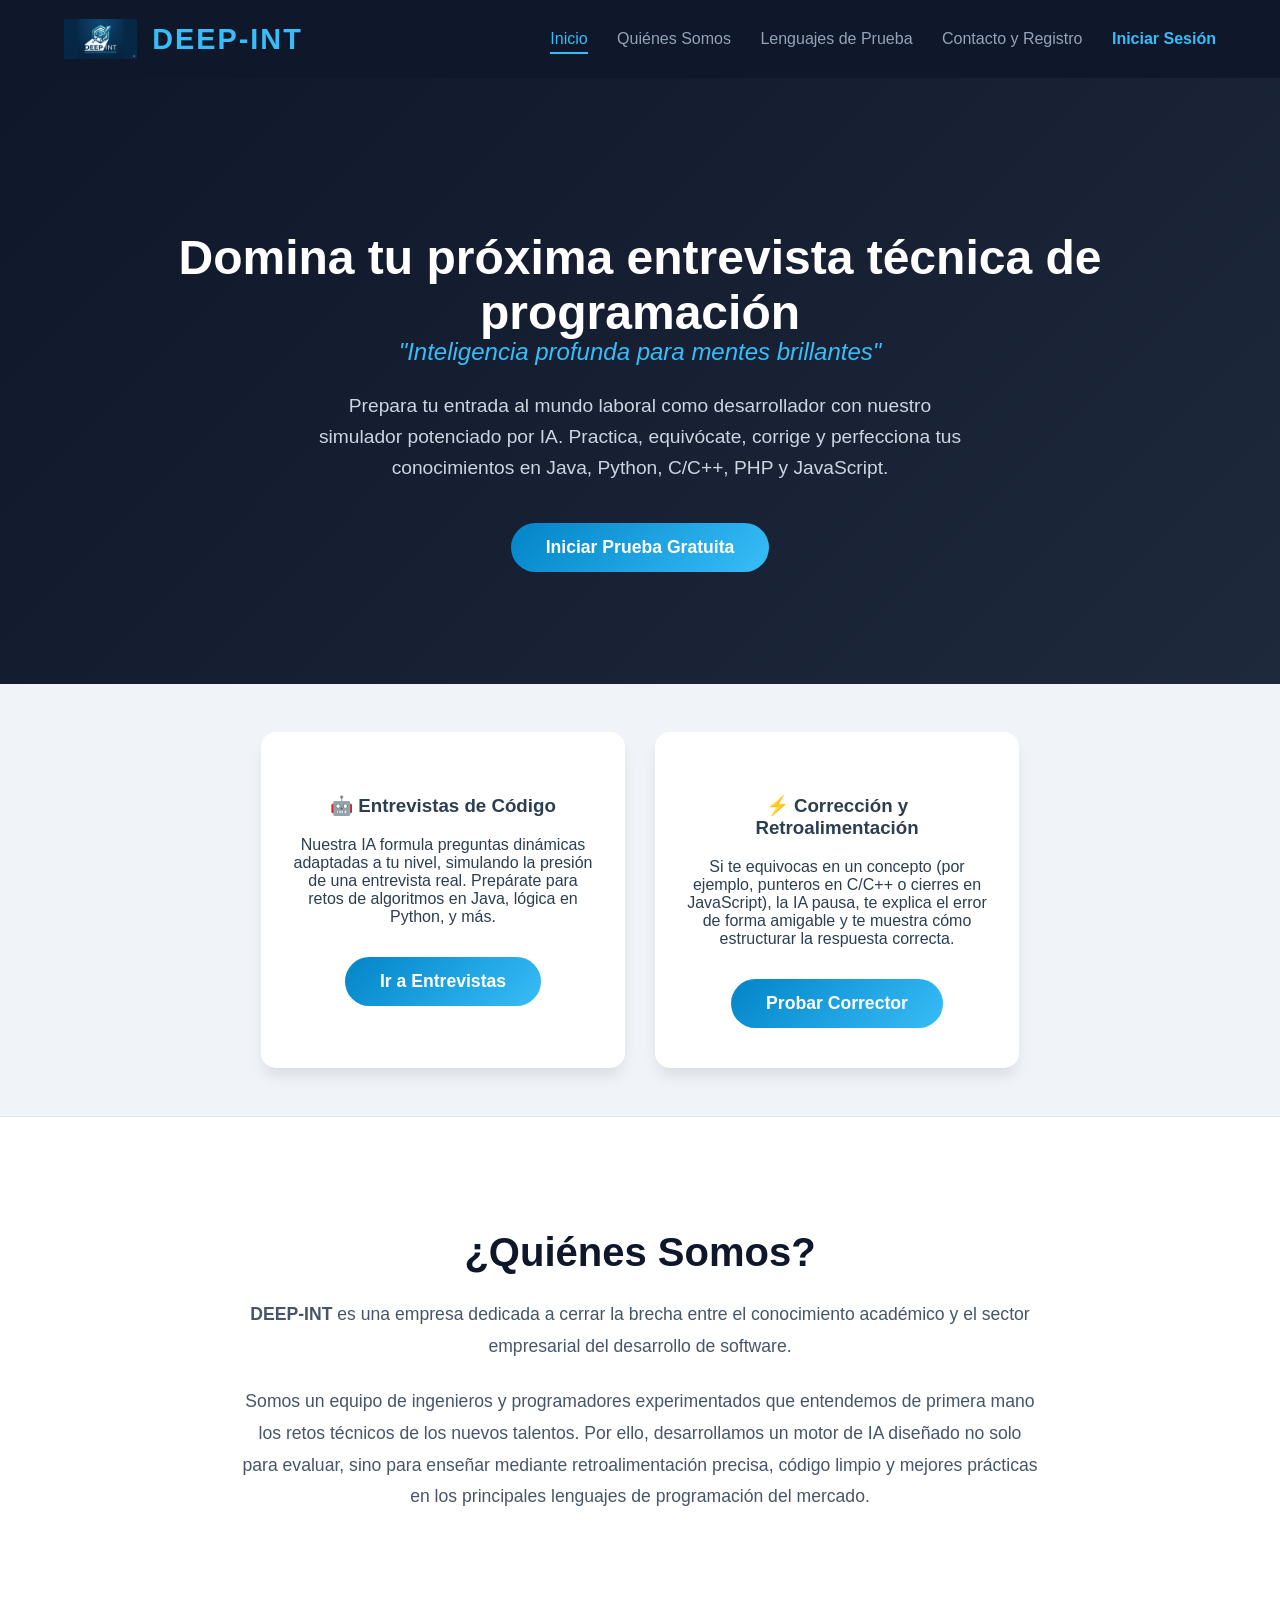
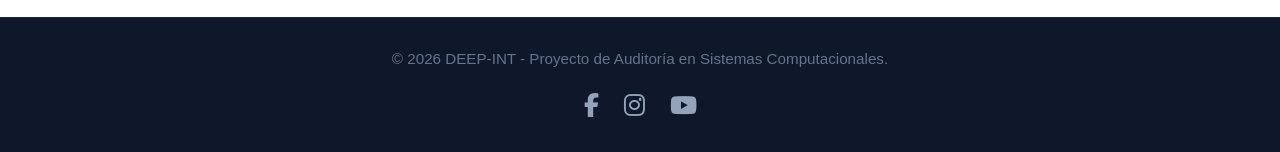
<file: index.html>
<!DOCTYPE html>
<html lang="es">
<head>
    <meta charset="UTF-8">
    <meta name="viewport" content="width=device-width, initial-scale=1.0">
    <title>DEEP-INT | Simulador de Entrevistas de Programación</title>
    <link rel="stylesheet" href="estilo.css">
    <link rel="stylesheet" href="https://cdnjs.cloudflare.com/ajax/libs/font-awesome/6.4.0/css/all.min.css">
</head>
<body>

    <header>
        <div class="logo-container">
            <img src="logo.png" alt="Logo DEEP-INT" class="logo-img">
            <h1>DEEP-INT</h1>
        </div>
        <nav>
            <a href="index.html" class="active">Inicio</a>
            <a href="#nosotros">Quiénes Somos</a>
            <a href="modulos.html">Lenguajes de Prueba</a>
            <a href="contacto.html">Contacto y Registro</a>
            <a href="login.html" style="color: #38bdf8; font-weight: bold;">Iniciar Sesión</a>
        </nav>
    </header>

    <section class="hero">
        <h2>Domina tu próxima entrevista técnica de programación</h2>
        <h3 class="slogan">"Inteligencia profunda para mentes brillantes"</h3>
        
        <p>Prepara tu entrada al mundo laboral como desarrollador con nuestro simulador potenciado por IA. Practica, equivócate, corrige y perfecciona tus conocimientos en Java, Python, C/C++, PHP y JavaScript.</p>
        <a href="contacto.html" class="btn-primary btn-glow">Iniciar Prueba Gratuita</a>
    </section>

    <section class="features">
        <div class="feature-card">
            <h3>🤖 Entrevistas de Código</h3>
            <p>Nuestra IA formula preguntas dinámicas adaptadas a tu nivel, simulando la presión de una entrevista real. Prepárate para retos de algoritmos en Java, lógica en Python, y más.</p>
            <a href="modulos.html" class="btn-primary" style="display: inline-block; margin-top: 15px; text-decoration: none;">Ir a Entrevistas</a>
        </div>

        <div class="feature-card">
            <h3>⚡ Corrección y Retroalimentación</h3>
            <p>Si te equivocas en un concepto (por ejemplo, punteros en C/C++ o cierres en JavaScript), la IA pausa, te explica el error de forma amigable y te muestra cómo estructurar la respuesta correcta.</p>
            <a href="modulos.html" class="btn-primary" style="display: inline-block; margin-top: 15px; text-decoration: none;">Probar Corrector</a>
        </div>
    </section>

    <section id="nosotros" class="about-section">
        <div class="about-content">
            <h2>¿Quiénes Somos?</h2>
            <p><strong>DEEP-INT</strong> es una empresa dedicada a cerrar la brecha entre el conocimiento académico y el sector empresarial del desarrollo de software.</p>
            <p>Somos un equipo de ingenieros y programadores experimentados que entendemos de primera mano los retos técnicos de los nuevos talentos. Por ello, desarrollamos un motor de IA diseñado no solo para evaluar, sino para enseñar mediante retroalimentación precisa, código limpio y mejores prácticas en los principales lenguajes de programación del mercado.</p>
        </div>
    </section>

    <footer>
        <div class="footer-content">
            <p>&copy; 2026 DEEP-INT - Proyecto de Auditoría en Sistemas Computacionales.</p>
            
            <div class="social-links">
                <a href="https://www.facebook.com/share/1C3ezkr4fp/" target="_blank" title="Síguenos en Facebook"><i class="fab fa-facebook-f"></i></a>
                <a href="https://www.instagram.com/hawk.56139305?utm_source=qr&igsh=MXNmdmRxbGptd29yZQ==" target="_blank" title="Síguenos en Instagram"><i class="fab fa-instagram"></i></a>
                <a href="https://youtube.com/@deep-int?si=M0PFSko_-ADVwnj4" target="_blank" title="Suscríbete en YouTube"><i class="fab fa-youtube"></i></a>
            </div>
        </div>
    </footer>

</body>
</html>
</file>
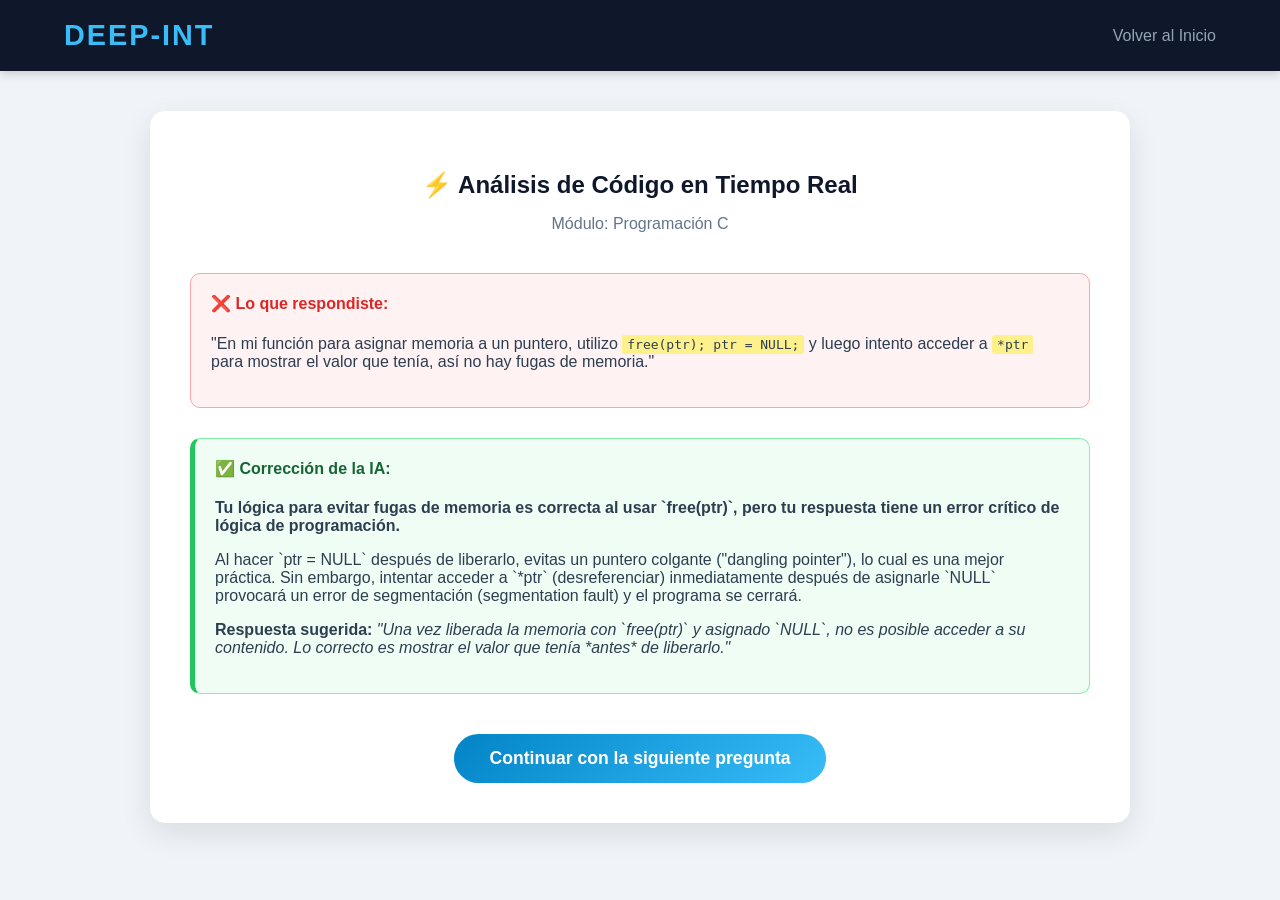
<file: correccion.html>
<!DOCTYPE html>
<html lang="es">
<head>
    <meta charset="UTF-8">
    <meta name="viewport" content="width=device-width, initial-scale=1.0">
    <title>Retroalimentación y Corrección | DEEP-INT</title>
    <link rel="stylesheet" href="estilo.css">
    <style>
        .feedback-container { max-width: 900px; margin: 40px auto; background: white; padding: 40px; border-radius: 15px; box-shadow: 0 10px 30px rgba(0,0,0,0.1); }
        .error-box { background: #fef2f2; border: 1px solid #fca5a5; padding: 20px; border-radius: 10px; margin-bottom: 30px; }
        .error-box h4 { color: #dc2626; margin-top: 0; }
        .correction-box { background: #f0fdf4; border: 1px solid #86efac; padding: 20px; border-radius: 10px; border-left: 5px solid #22c55e; }
        .correction-box h4 { color: #166534; margin-top: 0; }
        .highlight { background-color: #fef08a; padding: 2px 5px; border-radius: 3px; font-family: monospace; }
    </style>
    <link rel="stylesheet" href="https://cdnjs.cloudflare.com/ajax/libs/font-awesome/6.4.0/css/all.min.css">
</head>
<body>

    <header>
        <h1>DEEP-INT</h1>
        <nav>
            <a href="index.html">Volver al Inicio</a>
        </nav>
    </header>

    <div class="feedback-container">
        <h2 style="text-align: center; color: #0f172a; margin-bottom: 10px;">⚡ Análisis de Código en Tiempo Real</h2>
        <p style="text-align: center; color: #64748b; margin-bottom: 40px;">Módulo: Programación C</p>

        <div class="error-box">
            <h4>❌ Lo que respondiste:</h4>
            <p>"En mi función para asignar memoria a un puntero, utilizo <span class="highlight">free(ptr); ptr = NULL;</span> y luego intento acceder a <span class="highlight">*ptr</span> para mostrar el valor que tenía, así no hay fugas de memoria."</p>
        </div>

        <div class="correction-box">
            <h4>✅ Corrección de la IA:</h4>
            <p><strong>Tu lógica para evitar fugas de memoria es correcta al usar `free(ptr)`, pero tu respuesta tiene un error crítico de lógica de programación.</strong></p>
            <p>Al hacer `ptr = NULL` después de liberarlo, evitas un puntero colgante ("dangling pointer"), lo cual es una mejor práctica. Sin embargo, intentar acceder a `*ptr` (desreferenciar) inmediatamente después de asignarle `NULL` provocará un error de segmentación (segmentation fault) y el programa se cerrará.</p>
            <p><strong>Respuesta sugerida:</strong> <em>"Una vez liberada la memoria con `free(ptr)` y asignado `NULL`, no es posible acceder a su contenido. Lo correcto es mostrar el valor que tenía *antes* de liberarlo."</em></p>
        </div>

        <div style="text-align: center; margin-top: 40px;">
            <button class="btn-primary">Continuar con la siguiente pregunta</button>
        </div>
    </div>

</body>
</html>
</file>
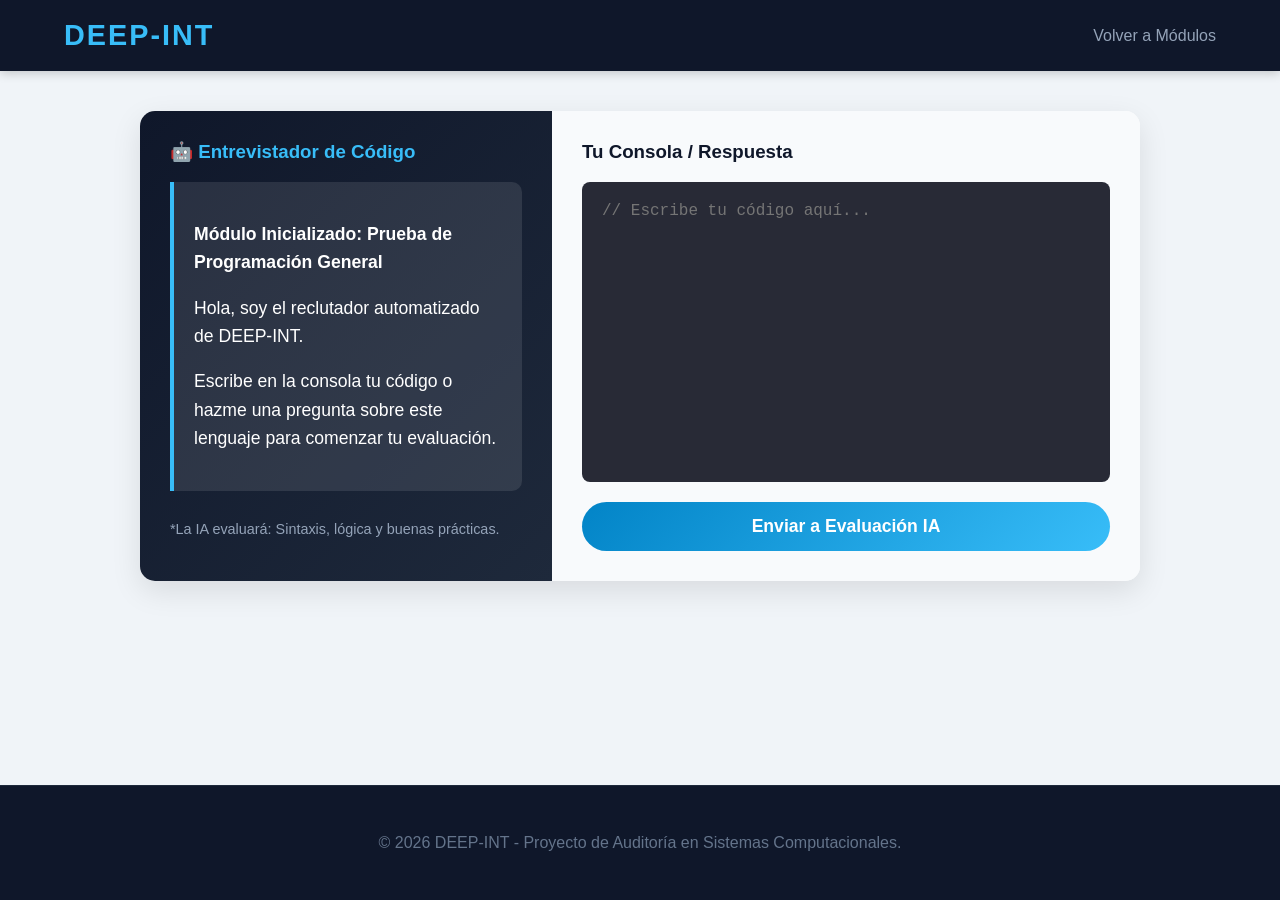
<file: entrevista.html>
<!DOCTYPE html>
<html lang="es">
<head>
    <meta charset="UTF-8">
    <meta name="viewport" content="width=device-width, initial-scale=1.0">
    <title>Simulador de Entrevista IA | DEEP-INT</title>
    <link rel="stylesheet" href="estilo.css">
    <style>
        .interview-workspace { display: flex; max-width: 1000px; margin: 40px auto; background: #ffffff; border-radius: 15px; box-shadow: 0 10px 30px rgba(0,0,0,0.1); overflow: hidden; }
        .ai-panel { flex: 1; background: linear-gradient(135deg, #0f172a 0%, #1e293b 100%); color: white; padding: 30px; display: flex; flex-direction: column; }
        .ai-message { background: rgba(255, 255, 255, 0.1); border-left: 4px solid #38bdf8; padding: 20px; border-radius: 0 10px 10px 0; margin-bottom: 20px; font-size: 1.1rem; line-height: 1.6; flex-grow: 1; overflow-y: auto; max-height: 500px;}
        .user-panel { flex: 1.5; padding: 30px; background: #f8fafc; display: flex; flex-direction: column; }
        .code-editor { flex-grow: 1; width: 100%; background: #282a36; color: #f8f8f2; font-family: 'Courier New', Courier, monospace; padding: 20px; border-radius: 8px; border: none; resize: none; font-size: 1rem; box-sizing: border-box; min-height: 300px; }
        .code-editor:focus { outline: 2px solid #38bdf8; }
    </style>
</head>
<body>

    <header>
        <h1>DEEP-INT</h1>
        <nav>
            <a href="modulos.html">Volver a Módulos</a>
        </nav>
    </header>

    <div class="interview-workspace">
        <div class="ai-panel">
            <h3 style="color: #38bdf8; margin-top: 0;">🤖 Entrevistador de Código</h3>
            <div id="pantallaIA" class="ai-message">
                <p><strong id="tituloModulo">Módulo Técnico Inicializado</strong></p>
                <p>Hola, soy el reclutador automatizado de DEEP-INT.</p>
                <p>Escribe en la consola tu código o hazme una pregunta sobre este lenguaje para comenzar tu evaluación.</p>
            </div>
            <p style="color: #94a3b8; font-size: 0.9rem; margin-top: 10px;">*La IA evaluará: Sintaxis, lógica y buenas prácticas.</p>
        </div>
        
        <div class="user-panel">
            <h3 style="margin-top: 0; color: #0f172a;">Tu Consola / Respuesta</h3>
            <textarea id="codigoUsuario" class="code-editor" placeholder="// Escribe tu código aquí..."></textarea>
            <button id="btnEnviarIA" class="btn-primary btn-full" style="margin-top: 20px;">Enviar a Evaluación IA</button>
        </div>
    </div>

    <script>
        // ⚠️ PEGA AQUÍ TU LLAVE NUEVA DE AI STUDIO
        const GEMINI_API_KEY = "AIzaSyBMnbfGNiovsIfehNAvnY6un7KF4gV52cY"; 

        // 1. Atrapamos el lenguaje que viene en el enlace desde modulos.html
        const urlParams = new URLSearchParams(window.location.search);
        const lenguajeElegido = urlParams.get('lang') || 'Programación General';

        // 2. Actualizamos el título en la pantalla para que el usuario lo vea
        document.getElementById('tituloModulo').innerText = `Módulo Inicializado: Prueba de ${lenguajeElegido}`;

        document.getElementById('btnEnviarIA').addEventListener('click', async () => {
            const inputUsuario = document.getElementById('codigoUsuario').value;
            if (!inputUsuario) {
                alert("Escribe algo en la consola primero.");
                return;
            }

            const btn = document.getElementById('btnEnviarIA');
            const pantallaIA = document.getElementById('pantallaIA');
            
            btn.innerText = "La IA está evaluando...";
            btn.disabled = true;
            pantallaIA.innerHTML = "<p><em>Analizando código, verificando sintaxis... ⏱️</em></p>";

            // 3. Le decimos a la IA qué lenguaje estamos evaluando
            const contexto = `
            Actúa como un reclutador técnico experto y estricto de la empresa de software 'DEEP-INT'. 
            Estás auditando los conocimientos de un candidato a programador.
            IMPORTANTE: La evaluación de este candidato es específicamente para el lenguaje: ${lenguajeElegido}.
            
            Analiza el siguiente texto o código del candidato. Si es código, verifica que la sintaxis sea correcta para ${lenguajeElegido}, encuentra errores, explícalos de forma clara y dale retroalimentación. Trátalo de usted y mantén un tono profesional.
            
            Texto del candidato: ${inputUsuario}
            `;

            try {
                // Usamos gemini-2.0-flash que es el modelo más reciente y activo
                const respuesta = await fetch(`https://generativelanguage.googleapis.com/v1beta/models/gemini-2.0-flash:generateContent?key=${GEMINI_API_KEY}`, {
                    method: 'POST',
                    headers: { 'Content-Type': 'application/json' },
                    body: JSON.stringify({ 
                        contents: [{ parts: [{ text: contexto }] }] 
                    })
                });

                const datos = await respuesta.json();
                
                if(datos.error) {
                    throw new Error(datos.error.message);
                }

                const textoIA = datos.candidates[0].content.parts[0].text;
                pantallaIA.innerHTML = `<p><strong>Respuesta del Reclutador:</strong></p><p>${textoIA.replace(/\n/g, '<br>')}</p>`;
                
            } catch (error) {
                console.error(error);
                pantallaIA.innerHTML = "<p style='color: #ef4444;'><strong>Error de conexión.</strong> Verifica que pusiste una llave válida de AI Studio.</p>";
            } finally {
                btn.innerText = "Enviar a Evaluación IA";
                btn.disabled = false;
            }
        });
    </script>

    <footer>
        <p>&copy; 2026 DEEP-INT - Proyecto de Auditoría en Sistemas Computacionales.</p>
    </footer>

</body>
</html>
</file>
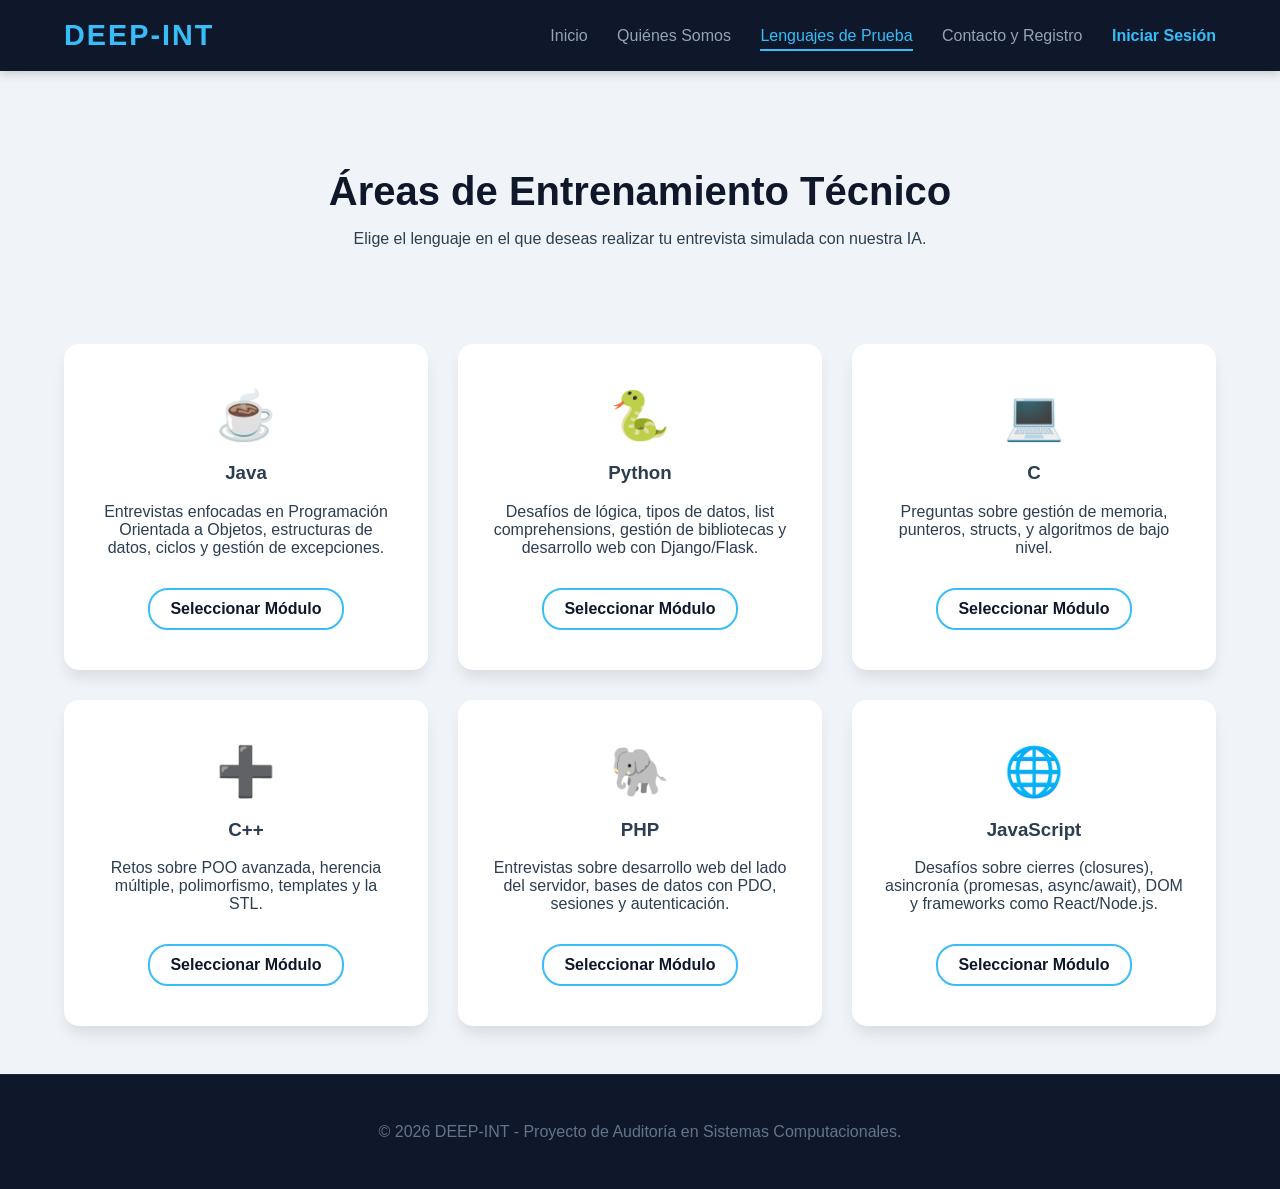
<file: modulos.html>
<!DOCTYPE html>
<html lang="es">
<head>
    <meta charset="UTF-8">
    <meta name="viewport" content="width=device-width, initial-scale=1.0">
    <title>Lenguajes de Prueba | DEEP-INT</title>
    <link rel="stylesheet" href="estilo.css">
    <link rel="stylesheet" href="https://cdnjs.cloudflare.com/ajax/libs/font-awesome/6.4.0/css/all.min.css">
</head>
<body>

    <header>
        <h1>DEEP-INT</h1>
        <nav>
            <a href="index.html">Inicio</a>
            <a href="#nosotros">Quiénes Somos</a>
            <a href="modulos.html" class="active">Lenguajes de Prueba</a>
            <a href="contacto.html">Contacto y Registro</a>
            <a href="login.html" style="color: #38bdf8; font-weight: bold;">Iniciar Sesión</a>
        </nav>
    </header>

    <section class="page-header">
        <h2>Áreas de Entrenamiento Técnico</h2>
        <p>Elige el lenguaje en el que deseas realizar tu entrevista simulada con nuestra IA.</p>
    </section>

    <section class="modules-grid">
        <div class="module-card">
            <div class="icon">☕</div>
            <h3>Java</h3>
            <p>Entrevistas enfocadas en Programación Orientada a Objetos, estructuras de datos, ciclos y gestión de excepciones.</p>
            <a href="entrevista.html?lang=Java" class="btn-secondary" style="text-decoration: none; display: inline-block;">Seleccionar Módulo</a>
        </div>
        
        <div class="module-card">
            <div class="icon">🐍</div>
            <h3>Python</h3>
            <p>Desafíos de lógica, tipos de datos, list comprehensions, gestión de bibliotecas y desarrollo web con Django/Flask.</p>
            <a href="entrevista.html?lang=Python" class="btn-secondary" style="text-decoration: none; display: inline-block;">Seleccionar Módulo</a>
        </div>
        
        <div class="module-card">
            <div class="icon">💻</div>
            <h3>C</h3>
            <p>Preguntas sobre gestión de memoria, punteros, structs, y algoritmos de bajo nivel.</p>
            <a href="entrevista.html?lang=C" class="btn-secondary" style="text-decoration: none; display: inline-block;">Seleccionar Módulo</a>
        </div>
        
        <div class="module-card">
            <div class="icon">➕</div>
            <h3>C++</h3>
            <p>Retos sobre POO avanzada, herencia múltiple, polimorfismo, templates y la STL.</p>
            <a href="entrevista.html?lang=C%2B%2B" class="btn-secondary" style="text-decoration: none; display: inline-block;">Seleccionar Módulo</a>
        </div>
        
        <div class="module-card">
            <div class="icon">🐘</div>
            <h3>PHP</h3>
            <p>Entrevistas sobre desarrollo web del lado del servidor, bases de datos con PDO, sesiones y autenticación.</p>
            <a href="entrevista.html?lang=PHP" class="btn-secondary" style="text-decoration: none; display: inline-block;">Seleccionar Módulo</a>
        </div>
        
        <div class="module-card">
            <div class="icon">🌐</div>
            <h3>JavaScript</h3>
            <p>Desafíos sobre cierres (closures), asincronía (promesas, async/await), DOM y frameworks como React/Node.js.</p>
            <a href="entrevista.html?lang=JavaScript" class="btn-secondary" style="text-decoration: none; display: inline-block;">Seleccionar Módulo</a>
        </div>
    </section>

    <footer>
        <p>&copy; 2026 DEEP-INT - Proyecto de Auditoría en Sistemas Computacionales.</p>
    </footer>

</body>
</html>
</file>
<file: estilo.css>
/* =========================================
   Estilos Generales de DEEP-INT
   ========================================= */
body {
    font-family: 'Segoe UI', Roboto, Helvetica, Arial, sans-serif;
    margin: 0;
    padding: 0;
    background-color: #f0f4f8;
    color: #2c3e50;
    display: flex;
    flex-direction: column;
    min-height: 100vh;
}

/* =========================================
   Navegación (Header)
   ========================================= */
header {
    background-color: #0f172a;
    color: #ffffff;
    padding: 1.2rem 5%;
    display: flex;
    justify-content: space-between;
    align-items: center;
    box-shadow: 0 2px 10px rgba(0,0,0,0.2);
}

.logo-container {
    display: flex;
    align-items: center;
    gap: 15px;
}

.logo-img {
    height: 40px; /* Tamaño del logo. Asegúrate de tener logo.jpg */
    width: auto;
}

header h1 {
    margin: 0;
    font-size: 1.8rem;
    color: #38bdf8;
    letter-spacing: 2px;
    font-weight: 800;
}

nav a {
    color: #94a3b8;
    text-decoration: none;
    margin-left: 25px;
    font-weight: 500;
    transition: all 0.3s ease;
    padding-bottom: 5px;
}

nav a:hover, nav a.active {
    color: #38bdf8;
    border-bottom: 2px solid #38bdf8;
}

/* =========================================
   Botones Creativos
   ========================================= */
.btn-primary {
    background: linear-gradient(135deg, #0284c7, #38bdf8);
    color: white;
    padding: 14px 35px;
    text-decoration: none;
    border-radius: 30px;
    font-weight: bold;
    font-size: 1.1rem;
    border: none;
    cursor: pointer;
    transition: all 0.3s ease;
    display: inline-block;
}

.btn-primary:hover {
    transform: translateY(-3px);
    box-shadow: 0 10px 20px rgba(56, 189, 248, 0.4);
}

.btn-glow {
    animation: glowing 2s infinite;
}

@keyframes glowing {
    0% { box-shadow: 0 0 5px #38bdf8; }
    50% { box-shadow: 0 0 20px #38bdf8, 0 0 30px #0284c7; }
    100% { box-shadow: 0 0 5px #38bdf8; }
}

.btn-secondary {
    background-color: transparent;
    color: #0f172a;
    border: 2px solid #38bdf8;
    padding: 10px 20px;
    border-radius: 20px;
    font-weight: bold;
    cursor: pointer;
    transition: all 0.3s;
    margin-top: 15px;
}

.btn-secondary:hover {
    background-color: #38bdf8;
    color: white;
}

.btn-full {
    width: 100%;
    margin-top: 15px;
}

/* =========================================
   Secciones y Layouts
   ========================================= */
.hero {
    background: linear-gradient(135deg, #0f172a 0%, #1e293b 100%);
    color: white;
    padding: 7rem 5%;
    text-align: center;
}

.hero h2 { font-size: 3rem; margin-bottom: 0.5rem; }

.slogan {
    color: #38bdf8;
    font-size: 1.5rem;
    font-style: italic;
    font-weight: 400;
    margin-top: -10px;
    margin-bottom: 25px;
}

.hero p { font-size: 1.2rem; max-width: 650px; margin: 0 auto 2.5rem auto; color: #cbd5e1; line-height: 1.6; }

.page-header {
    text-align: center;
    padding: 4rem 5% 2rem;
}

.page-header h2 { color: #0f172a; font-size: 2.5rem; margin-bottom: 10px; }

/* Tarjetas */
.features, .modules-grid {
    display: flex;
    justify-content: center;
    gap: 30px;
    padding: 3rem 5%;
    flex-wrap: wrap;
}

.feature-card, .module-card {
    background: #ffffff;
    border-radius: 15px;
    padding: 2.5rem 2rem;
    width: 300px;
    box-shadow: 0 10px 15px -3px rgba(0,0,0,0.1);
    text-align: center;
    transition: transform 0.4s cubic-bezier(0.175, 0.885, 0.32, 1.275);
    border-top: 4px solid transparent;
}

.feature-card:hover, .module-card:hover {
    transform: translateY(-10px);
    border-top: 4px solid #38bdf8;
}

.icon { font-size: 3rem; margin-bottom: 1rem; }

/* Sección Quiénes Somos */
.about-section {
    background-color: #ffffff;
    padding: 5rem 5%;
    display: flex;
    justify-content: center;
    border-top: 1px solid #e2e8f0;
}

.about-content {
    max-width: 800px;
    text-align: center;
}

.about-content h2 {
    color: #0f172a;
    font-size: 2.5rem;
    margin-bottom: 1.5rem;
}

.about-content p {
    color: #475569;
    font-size: 1.1rem;
    line-height: 1.8;
    margin-bottom: 1.5rem;
}

/* =========================================
   Formulario de Contacto
   ========================================= */
.contact-section {
    display: flex;
    justify-content: center;
    padding: 4rem 5%;
    flex-grow: 1;
}

.form-container {
    background: white;
    padding: 3rem;
    border-radius: 15px;
    box-shadow: 0 10px 25px rgba(0,0,0,0.05);
    width: 100%;
    max-width: 500px;
}

.form-container h2 { margin-top: 0; color: #0f172a; }
.form-container p { color: #64748b; margin-bottom: 2rem; }

.input-group {
    margin-bottom: 1.5rem;
    text-align: left;
}

.input-group label {
    display: block;
    margin-bottom: 8px;
    font-weight: 600;
    color: #334155;
}

.input-group input, .input-group select {
    width: 100%;
    padding: 12px;
    border: 1px solid #cbd5e1;
    border-radius: 8px;
    font-size: 1rem;
    transition: border-color 0.3s;
    box-sizing: border-box;
}

.input-group input:focus, .input-group select:focus {
    outline: none;
    border-color: #38bdf8;
    box-shadow: 0 0 0 3px rgba(56, 189, 248, 0.2);
}
/* =========================================
   Botones de Redes Sociales (Login)
   ========================================= */
.social-login {
    text-align: center;
    margin-top: 25px;
    border-top: 1px solid #e2e8f0;
    padding-top: 20px;
}

.social-login p {
    color: #64748b;
    font-size: 0.9rem;
    margin-bottom: 15px;
}

.btn-social {
    width: 100%;
    padding: 12px;
    margin-bottom: 12px;
    border: none;
    border-radius: 8px;
    font-weight: 600;
    font-size: 1rem;
    cursor: pointer;
    display: flex;
    align-items: center;
    justify-content: center;
    gap: 10px;
    transition: transform 0.2s, box-shadow 0.2s;
    color: white;
}

.btn-social:hover {
    transform: translateY(-2px);
    box-shadow: 0 5px 15px rgba(0,0,0,0.1);
}

.btn-google {
    background-color: #ffffff;
    color: #334155;
    border: 1px solid #cbd5e1;
}

.btn-google i { color: #db4437; }

.btn-facebook { background-color: #1877F2; }
/* =========================================
   Pie de página y Redes Sociales
   ========================================= */
footer {
    background-color: #0f172a;
    color: #64748b;
    text-align: center;
    padding: 2rem 5%;
    margin-top: auto;
    border-top: 1px solid #1e293b;
}

.footer-content {
    display: flex;
    flex-direction: column;
    align-items: center;
    gap: 15px; /* Espacio entre el texto y los íconos */
}

.footer-content p {
    margin: 0;
    font-size: 0.95rem;
}

.social-links {
    display: flex;
    gap: 25px; /* Espacio entre cada ícono */
    margin-top: 10px;
}

.social-links a {
    color: #94a3b8;
    font-size: 1.5rem;
    text-decoration: none;
    transition: color 0.3s ease, transform 0.3s ease;
}

/* Efecto hover cuando pasas el ratón por encima */
.social-links a:hover {
    color: #38bdf8;
    transform: translateY(-5px); /* El ícono da un saltito hacia arriba */
}
</file>
